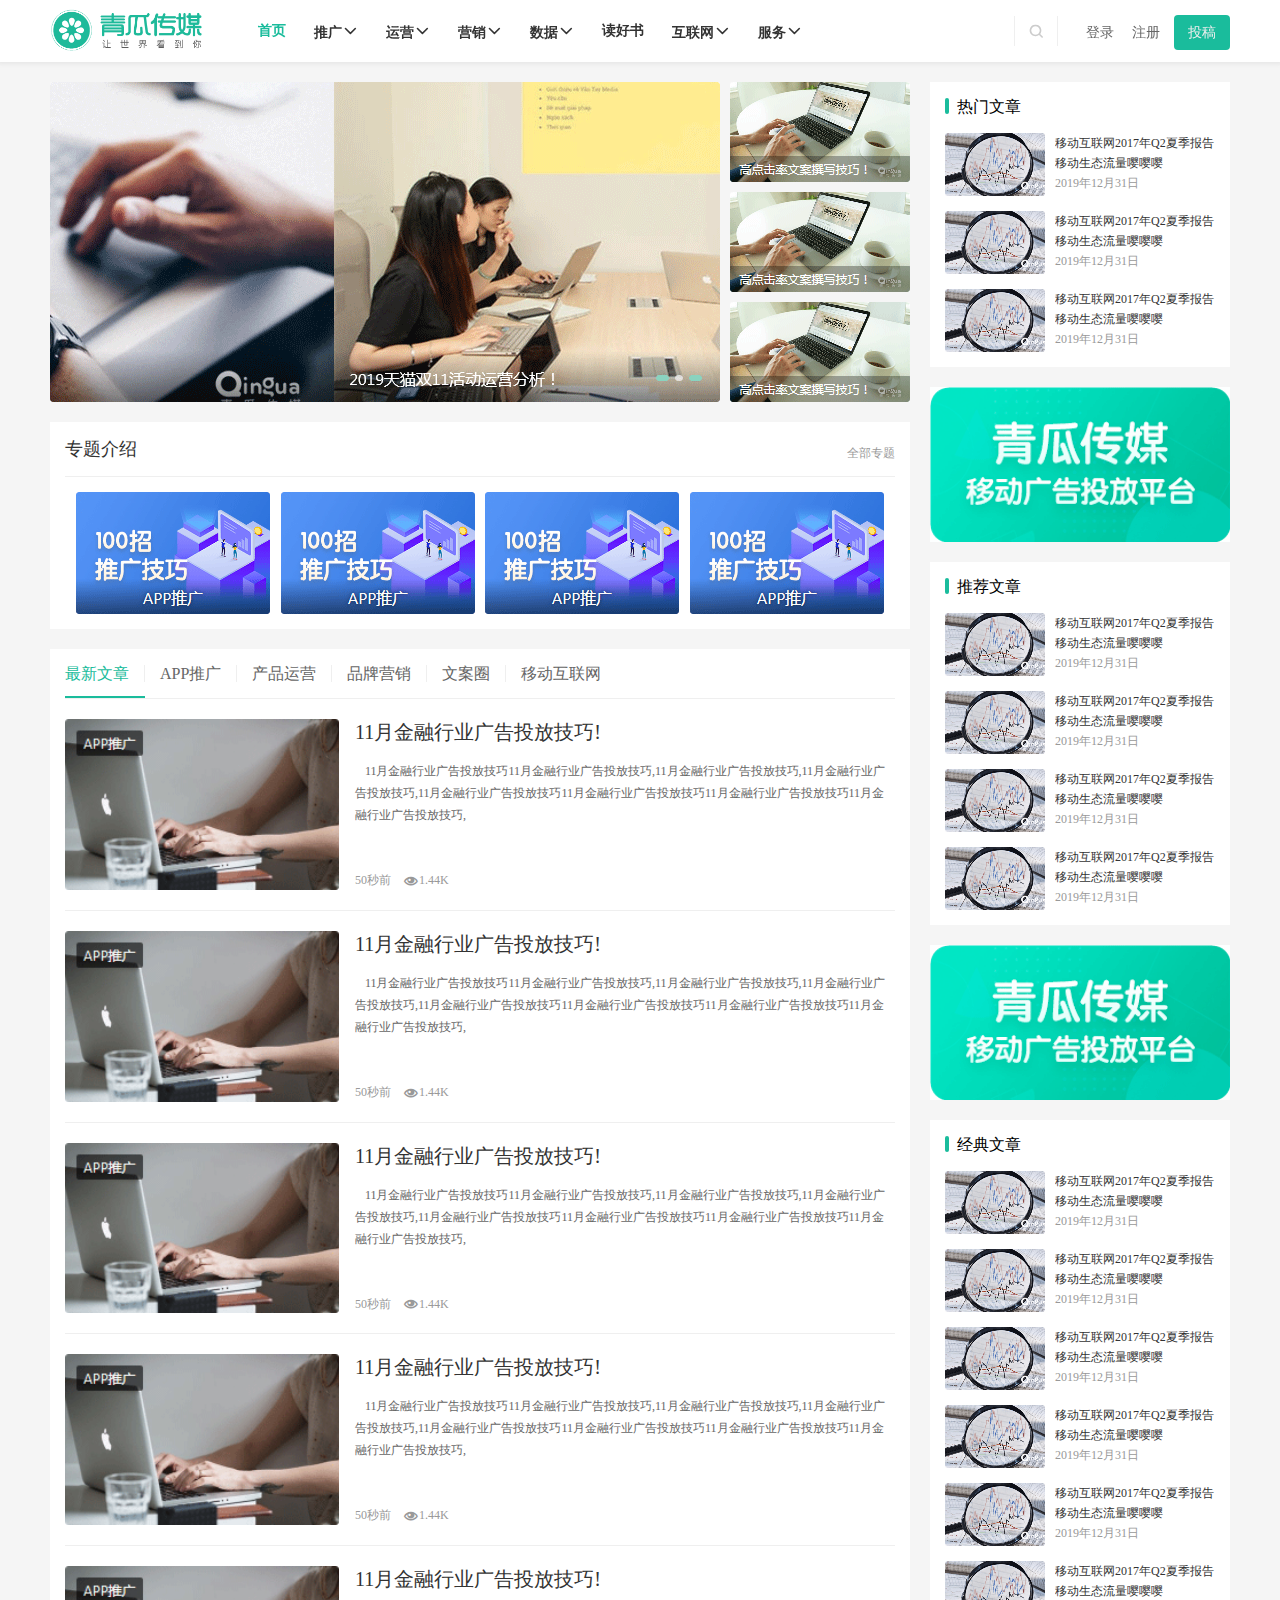
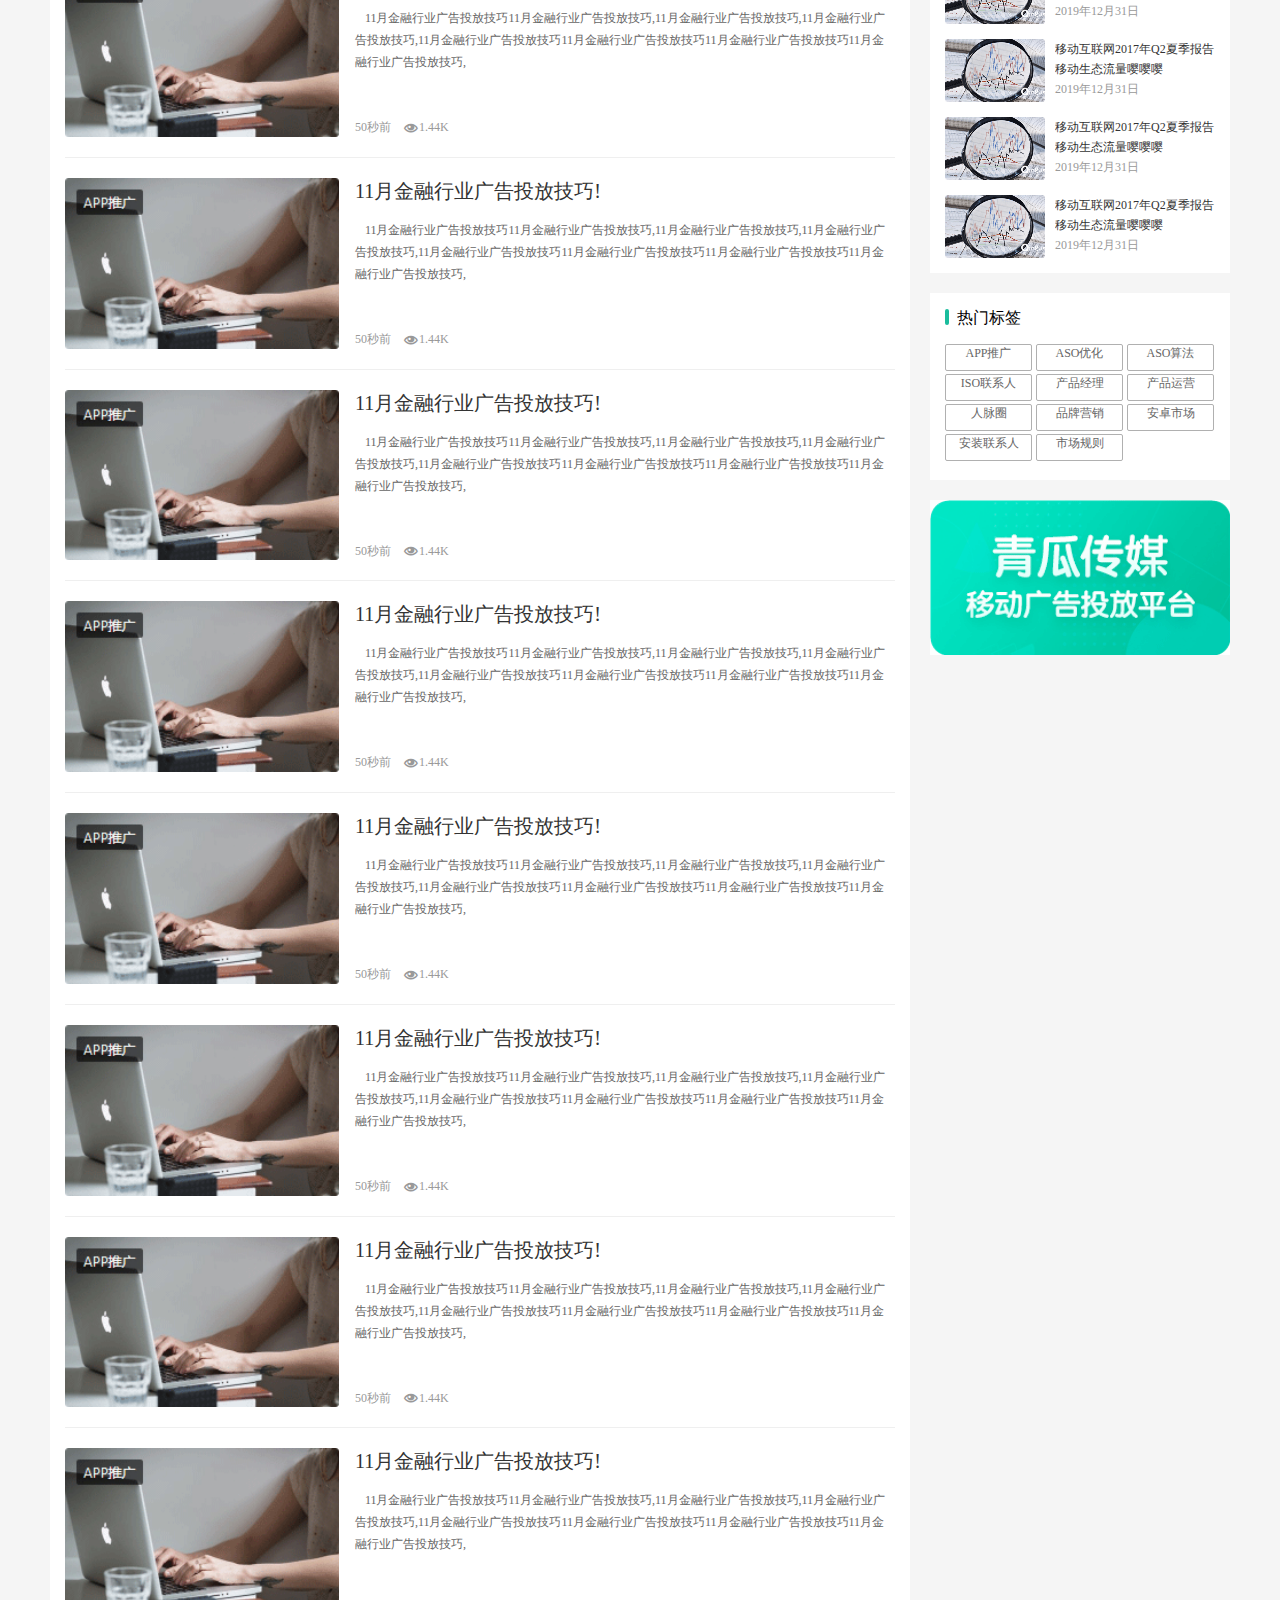
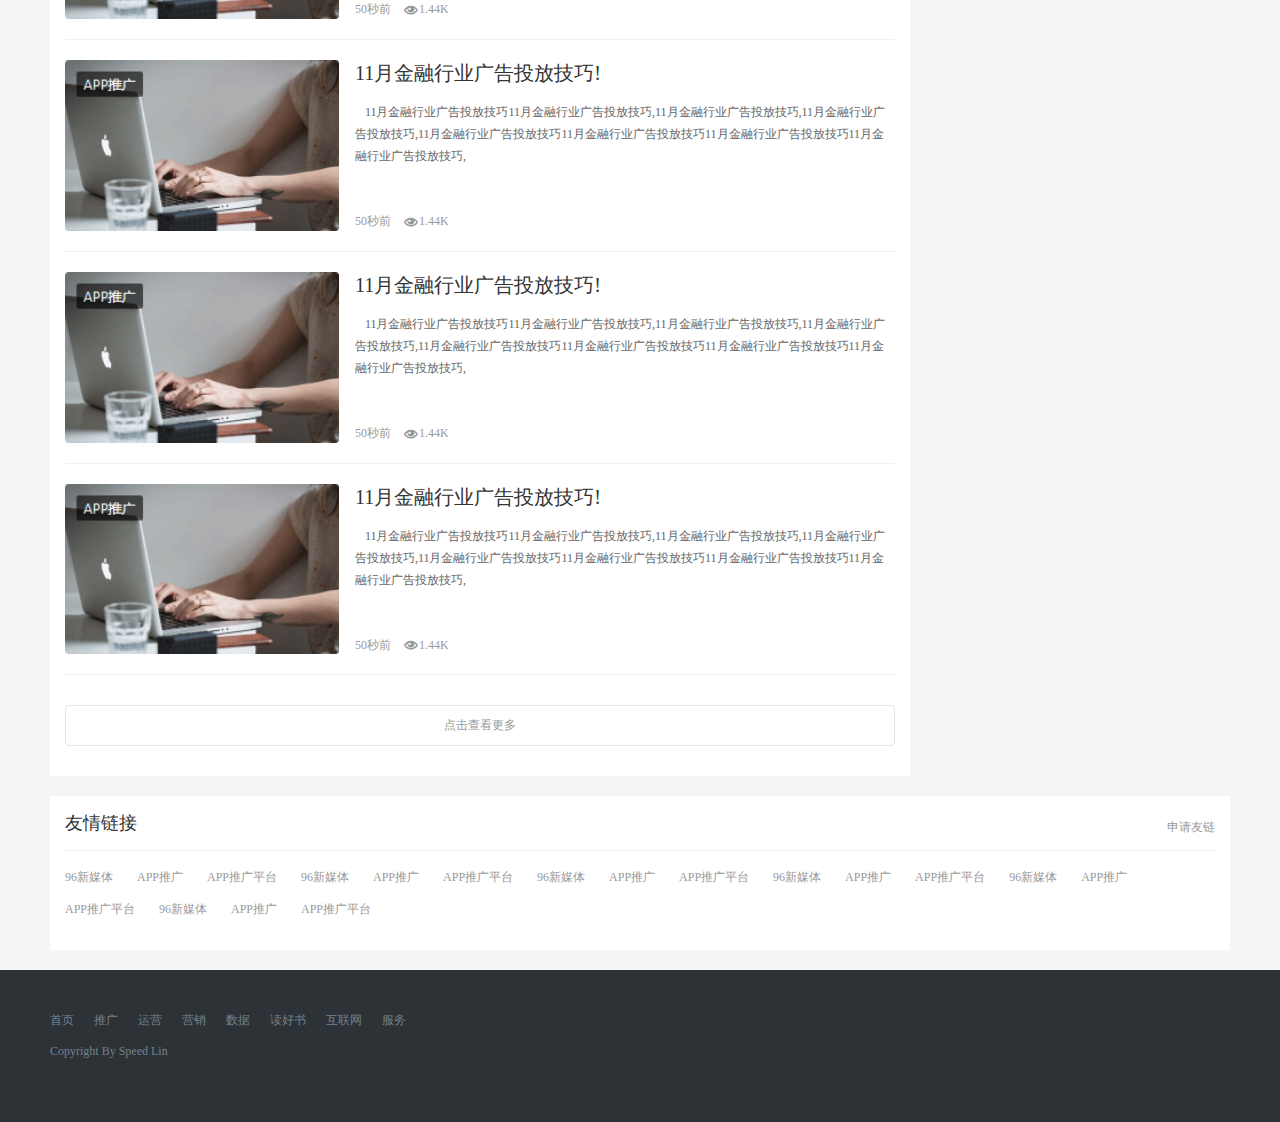
<file: index.html>
<!DOCTYPE html>
<html lang="en">

<head>
    <meta charset="UTF-8">
    <meta name="viewport" content="width=device-width, initial-scale=1.0">
    <meta http-equiv="X-UA-Compatible" content="ie=edge">
    <link rel="stylesheet" href="css/base.css">
    <link rel="stylesheet" href="iconfont/iconfont.css">
    <link rel="stylesheet" href="css/style.css">
    <title>Document</title>
</head>

<body>
    <header id="headerAll">
        <section class="clear_fix">
            <h1>
                <a href="">
                    <img src="images/logo.png" alt="">
                </a>
            </h1>
            <nav>
                <li class="active"><a href="">首页</a></li>
                <li><a href="">推广<i class="iconfont icon-up"></i></a></li>
                <li><a href="">运营<i class="iconfont icon-up"></i></a></li>
                <li><a href="">营销<i class="iconfont icon-up"></i></a></li>
                <li><a href="">数据<i class="iconfont icon-up"></i></a></li>
                <li><a href="">读好书</a></li>
                <li><a href="">互联网<i class="iconfont icon-up"></i></a></li>
                <li><a href="">服务<i class="iconfont icon-up"></i></a></li>
            </nav>
            <aside>
                <div><i class="iconfont icon-sousuo"></i></div>
                <a href="">登录</a>
                <a href="">注册</a>
                <a href="">投稿</a>
            </aside>
            <button><i class="iconfont icon-liebiao isize"></i></button>
        </section>
    </header>
    <main class="main_outside">
        <main class="main_content_top clear_fix"  id="mainTop">
            <main class="main_left">
                <section class="main_left_section1 clear_fix">
                    <div class="banner_max">
                        <img class="banner_pic" src="images/banner.png" alt="">
                    </div>
                    <div class="banner_min">
                        <img src="images/banner_mini.png" alt="">
                        <img src="images/banner_mini.png" alt="">
                        <img src="images/banner_mini.png" alt="">
                    </div>
                </section>
                <section class="main_left_section2">
                    <hgroup class="clear_fix">
                        <h3>专题介绍</h3>
                        <h4>全部专题</h4>
                    </hgroup>
                    <article>
                        <img src="images/jieshao.png" alt="">
                        <img src="images/jieshao.png" alt="">
                        <img src="images/jieshao.png" alt="">
                        <img src="images/jieshao.png" alt="">
                    </article>
                </section>
                <section  class="main_left_section3">
                    <nav>
                        <li><a href="">最新文章</a></li>
                        <li><a href="">APP推广</a></li>
                        <li><a href="">产品运营</a></li>
                        <li><a href="">品牌营销</a></li>
                        <li><a href="">文案圈</a></li>
                        <li><a href="">移动互联网</a></li>
                    </nav>
                    <figure>    
                        <figcaption>
                            <img src="images/art_pic_big.png" alt="">
                        </figcaption>
                        <article>
                            <h4>11月金融行业广告投放技巧!</h4>
                            <p>11月金融行业广告投放技巧11月金融行业广告投放技巧,11月金融行业广告投放技巧,11月金融行业广告投放技巧,11月金融行业广告投放技巧11月金融行业广告投放技巧11月金融行业广告投放技巧11月金融行业广告投放技巧,</p>
                            <em>
                                <span>50秒前</span>&nbsp;&nbsp;
                                <span>
                                   <i class="iconfont icon-yan"></i>1.44K
                                </span>
                            </em>
                            
                        </article>
                    </figure>
                    <figure>    
                        <figcaption>
                            <img src="images/art_pic_big.png" alt="">
                        </figcaption>
                        <article>
                            <h4>11月金融行业广告投放技巧!</h4>
                            <p>11月金融行业广告投放技巧11月金融行业广告投放技巧,11月金融行业广告投放技巧,11月金融行业广告投放技巧,11月金融行业广告投放技巧11月金融行业广告投放技巧11月金融行业广告投放技巧11月金融行业广告投放技巧,</p>
                            <em>
                                <span>50秒前</span>&nbsp;&nbsp;
                                <span>
                                   <i class="iconfont icon-yan"></i>1.44K
                                </span>
                            </em>
                            
                        </article>
                    </figure>
                    <figure>    
                        <figcaption>
                            <img src="images/art_pic_big.png" alt="">
                        </figcaption>
                        <article>
                            <h4>11月金融行业广告投放技巧!</h4>
                            <p>11月金融行业广告投放技巧11月金融行业广告投放技巧,11月金融行业广告投放技巧,11月金融行业广告投放技巧,11月金融行业广告投放技巧11月金融行业广告投放技巧11月金融行业广告投放技巧11月金融行业广告投放技巧,</p>
                            <em>
                                <span>50秒前</span>&nbsp;&nbsp;
                                <span>
                                   <i class="iconfont icon-yan"></i>1.44K
                                </span>
                            </em>
                            
                        </article>
                    </figure>
                    <figure>    
                        <figcaption>
                            <img src="images/art_pic_big.png" alt="">
                        </figcaption>
                        <article>
                            <h4>11月金融行业广告投放技巧!</h4>
                            <p>11月金融行业广告投放技巧11月金融行业广告投放技巧,11月金融行业广告投放技巧,11月金融行业广告投放技巧,11月金融行业广告投放技巧11月金融行业广告投放技巧11月金融行业广告投放技巧11月金融行业广告投放技巧,</p>
                            <em>
                                <span>50秒前</span>&nbsp;&nbsp;
                                <span>
                                   <i class="iconfont icon-yan"></i>1.44K
                                </span>
                            </em>
                            
                        </article>
                    </figure>
                    <figure>    
                        <figcaption>
                            <img src="images/art_pic_big.png" alt="">
                        </figcaption>
                        <article>
                            <h4>11月金融行业广告投放技巧!</h4>
                            <p>11月金融行业广告投放技巧11月金融行业广告投放技巧,11月金融行业广告投放技巧,11月金融行业广告投放技巧,11月金融行业广告投放技巧11月金融行业广告投放技巧11月金融行业广告投放技巧11月金融行业广告投放技巧,</p>
                            <em>
                                <span>50秒前</span>&nbsp;&nbsp;
                                <span>
                                   <i class="iconfont icon-yan"></i>1.44K
                                </span>
                            </em>
                            
                        </article>
                    </figure>
                    <figure>    
                        <figcaption>
                            <img src="images/art_pic_big.png" alt="">
                        </figcaption>
                        <article>
                            <h4>11月金融行业广告投放技巧!</h4>
                            <p>11月金融行业广告投放技巧11月金融行业广告投放技巧,11月金融行业广告投放技巧,11月金融行业广告投放技巧,11月金融行业广告投放技巧11月金融行业广告投放技巧11月金融行业广告投放技巧11月金融行业广告投放技巧,</p>
                            <em>
                                <span>50秒前</span>&nbsp;&nbsp;
                                <span>
                                   <i class="iconfont icon-yan"></i>1.44K
                                </span>
                            </em>
                            
                        </article>
                    </figure>
                    <figure>    
                        <figcaption>
                            <img src="images/art_pic_big.png" alt="">
                        </figcaption>
                        <article>
                            <h4>11月金融行业广告投放技巧!</h4>
                            <p>11月金融行业广告投放技巧11月金融行业广告投放技巧,11月金融行业广告投放技巧,11月金融行业广告投放技巧,11月金融行业广告投放技巧11月金融行业广告投放技巧11月金融行业广告投放技巧11月金融行业广告投放技巧,</p>
                            <em>
                                <span>50秒前</span>&nbsp;&nbsp;
                                <span>
                                   <i class="iconfont icon-yan"></i>1.44K
                                </span>
                            </em>
                            
                        </article>
                    </figure>
                    <figure>    
                        <figcaption>
                            <img src="images/art_pic_big.png" alt="">
                        </figcaption>
                        <article>
                            <h4>11月金融行业广告投放技巧!</h4>
                            <p>11月金融行业广告投放技巧11月金融行业广告投放技巧,11月金融行业广告投放技巧,11月金融行业广告投放技巧,11月金融行业广告投放技巧11月金融行业广告投放技巧11月金融行业广告投放技巧11月金融行业广告投放技巧,</p>
                            <em>
                                <span>50秒前</span>&nbsp;&nbsp;
                                <span>
                                   <i class="iconfont icon-yan"></i>1.44K
                                </span>
                            </em>
                            
                        </article>
                    </figure>
                    <figure>    
                        <figcaption>
                            <img src="images/art_pic_big.png" alt="">
                        </figcaption>
                        <article>
                            <h4>11月金融行业广告投放技巧!</h4>
                            <p>11月金融行业广告投放技巧11月金融行业广告投放技巧,11月金融行业广告投放技巧,11月金融行业广告投放技巧,11月金融行业广告投放技巧11月金融行业广告投放技巧11月金融行业广告投放技巧11月金融行业广告投放技巧,</p>
                            <em>
                                <span>50秒前</span>&nbsp;&nbsp;
                                <span>
                                   <i class="iconfont icon-yan"></i>1.44K
                                </span>
                            </em>
                            
                        </article>
                    </figure>
                    <figure>    
                        <figcaption>
                            <img src="images/art_pic_big.png" alt="">
                        </figcaption>
                        <article>
                            <h4>11月金融行业广告投放技巧!</h4>
                            <p>11月金融行业广告投放技巧11月金融行业广告投放技巧,11月金融行业广告投放技巧,11月金融行业广告投放技巧,11月金融行业广告投放技巧11月金融行业广告投放技巧11月金融行业广告投放技巧11月金融行业广告投放技巧,</p>
                            <em>
                                <span>50秒前</span>&nbsp;&nbsp;
                                <span>
                                   <i class="iconfont icon-yan"></i>1.44K
                                </span>
                            </em>
                            
                        </article>
                    </figure>
                    <figure>    
                        <figcaption>
                            <img src="images/art_pic_big.png" alt="">
                        </figcaption>
                        <article>
                            <h4>11月金融行业广告投放技巧!</h4>
                            <p>11月金融行业广告投放技巧11月金融行业广告投放技巧,11月金融行业广告投放技巧,11月金融行业广告投放技巧,11月金融行业广告投放技巧11月金融行业广告投放技巧11月金融行业广告投放技巧11月金融行业广告投放技巧,</p>
                            <em>
                                <span>50秒前</span>&nbsp;&nbsp;
                                <span>
                                   <i class="iconfont icon-yan"></i>1.44K
                                </span>
                            </em>
                            
                        </article>
                    </figure>
                    <figure>    
                        <figcaption>
                            <img src="images/art_pic_big.png" alt="">
                        </figcaption>
                        <article>
                            <h4>11月金融行业广告投放技巧!</h4>
                            <p>11月金融行业广告投放技巧11月金融行业广告投放技巧,11月金融行业广告投放技巧,11月金融行业广告投放技巧,11月金融行业广告投放技巧11月金融行业广告投放技巧11月金融行业广告投放技巧11月金融行业广告投放技巧,</p>
                            <em>
                                <span>50秒前</span>&nbsp;&nbsp;
                                <span>
                                   <i class="iconfont icon-yan"></i>1.44K
                                </span>
                            </em>
                            
                        </article>
                    </figure>
                    <figure>    
                        <figcaption>
                            <img src="images/art_pic_big.png" alt="">
                        </figcaption>
                        <article>
                            <h4>11月金融行业广告投放技巧!</h4>
                            <p>11月金融行业广告投放技巧11月金融行业广告投放技巧,11月金融行业广告投放技巧,11月金融行业广告投放技巧,11月金融行业广告投放技巧11月金融行业广告投放技巧11月金融行业广告投放技巧11月金融行业广告投放技巧,</p>
                            <em>
                                <span>50秒前</span>&nbsp;&nbsp;
                                <span>
                                   <i class="iconfont icon-yan"></i>1.44K
                                </span>
                            </em>
                            
                        </article>
                    </figure>
                    <figure>    
                        <figcaption>
                            <img src="images/art_pic_big.png" alt="">
                        </figcaption>
                        <article>
                            <h4>11月金融行业广告投放技巧!</h4>
                            <p>11月金融行业广告投放技巧11月金融行业广告投放技巧,11月金融行业广告投放技巧,11月金融行业广告投放技巧,11月金融行业广告投放技巧11月金融行业广告投放技巧11月金融行业广告投放技巧11月金融行业广告投放技巧,</p>
                            <em>
                                <span>50秒前</span>&nbsp;&nbsp;
                                <span>
                                   <i class="iconfont icon-yan"></i>1.44K
                                </span>
                            </em>
                            
                        </article>
                    </figure>
                    <figure>    
                        <figcaption>
                            <img src="images/art_pic_big.png" alt="">
                        </figcaption>
                        <article>
                            <h4>11月金融行业广告投放技巧!</h4>
                            <p>11月金融行业广告投放技巧11月金融行业广告投放技巧,11月金融行业广告投放技巧,11月金融行业广告投放技巧,11月金融行业广告投放技巧11月金融行业广告投放技巧11月金融行业广告投放技巧11月金融行业广告投放技巧,</p>
                            <em>
                                <span>50秒前</span>&nbsp;&nbsp;
                                <span>
                                   <i class="iconfont icon-yan"></i>1.44K
                                </span>
                            </em>
                            
                        </article>
                    </figure>
                    <button>
                        点击查看更多
                    </button>
                </section>
            </main>
            <main class="main_right" id="right_to_bottom">
                <section class="main_right_section1">
                    <h4><span></span>热门文章</h4>
                    <figure>
                        <figcaption>
                            <img src="images/art_pic.png" alt="">
                        </figcaption>
                        <article>
                            <p>移动互联网2017年Q2夏季报告移动生态流量嘤嘤嘤</p>
                            <span>2019年12月31日</span>
                        </article>
                    </figure>
                    <figure>
                        <figcaption>
                            <img src="images/art_pic.png" alt="">
                        </figcaption>
                        <article>
                            <p>移动互联网2017年Q2夏季报告移动生态流量嘤嘤嘤</p>
                            <span>2019年12月31日</span>
                        </article>
                    </figure>
                    <figure>
                        <figcaption>
                            <img src="images/art_pic.png" alt="">
                        </figcaption>
                        <article>
                            <p>移动互联网2017年Q2夏季报告移动生态流量嘤嘤嘤</p>
                            <span>2019年12月31日</span>
                        </article>
                    </figure>
                </section>
                <section class="main_right_section2">
                    <img src="images/ad.png" alt="">
                </section>
                <section class="main_right_section1">
                    <h4><span></span>推荐文章</h4>
                    <figure>
                        <figcaption>
                            <img src="images/art_pic.png" alt="">
                        </figcaption>
                        <article>
                            <p>移动互联网2017年Q2夏季报告移动生态流量嘤嘤嘤</p>
                            <span>2019年12月31日</span>
                        </article>
                    </figure>
                    <figure>
                        <figcaption>
                            <img src="images/art_pic.png" alt="">
                        </figcaption>
                        <article>
                            <p>移动互联网2017年Q2夏季报告移动生态流量嘤嘤嘤</p>
                            <span>2019年12月31日</span>
                        </article>
                    </figure>
                    <figure>
                        <figcaption>
                            <img src="images/art_pic.png" alt="">
                        </figcaption>
                        <article>
                            <p>移动互联网2017年Q2夏季报告移动生态流量嘤嘤嘤</p>
                            <span>2019年12月31日</span>
                        </article>
                    </figure>
                    <figure>
                        <figcaption>
                            <img src="images/art_pic.png" alt="">
                        </figcaption>
                        <article>
                            <p>移动互联网2017年Q2夏季报告移动生态流量嘤嘤嘤</p>
                            <span>2019年12月31日</span>
                        </article>
                    </figure>
                </section>
                <section class="main_right_section2">
                    <img src="images/ad.png" alt="">
                </section>
                <section class="main_right_section1">
                    <h4><span></span>经典文章</h4>
                    <figure>
                        <figcaption>
                            <img src="images/art_pic.png" alt="">
                        </figcaption>
                        <article>
                            <p>移动互联网2017年Q2夏季报告移动生态流量嘤嘤嘤</p>
                            <span>2019年12月31日</span>
                        </article>
                    </figure>
                    <figure>
                        <figcaption>
                            <img src="images/art_pic.png" alt="">
                        </figcaption>
                        <article>
                            <p>移动互联网2017年Q2夏季报告移动生态流量嘤嘤嘤</p>
                            <span>2019年12月31日</span>
                        </article>
                    </figure>
                    <figure>
                        <figcaption>
                            <img src="images/art_pic.png" alt="">
                        </figcaption>
                        <article>
                            <p>移动互联网2017年Q2夏季报告移动生态流量嘤嘤嘤</p>
                            <span>2019年12月31日</span>
                        </article>
                    </figure>
                    <figure>
                        <figcaption>
                            <img src="images/art_pic.png" alt="">
                        </figcaption>
                        <article>
                            <p>移动互联网2017年Q2夏季报告移动生态流量嘤嘤嘤</p>
                            <span>2019年12月31日</span>
                        </article>
                    </figure>
                    <figure>
                        <figcaption>
                            <img src="images/art_pic.png" alt="">
                        </figcaption>
                        <article>
                            <p>移动互联网2017年Q2夏季报告移动生态流量嘤嘤嘤</p>
                            <span>2019年12月31日</span>
                        </article>
                    </figure>
                    <figure>
                        <figcaption>
                            <img src="images/art_pic.png" alt="">
                        </figcaption>
                        <article>
                            <p>移动互联网2017年Q2夏季报告移动生态流量嘤嘤嘤</p>
                            <span>2019年12月31日</span>
                        </article>
                    </figure>
                    <figure>
                        <figcaption>
                            <img src="images/art_pic.png" alt="">
                        </figcaption>
                        <article>
                            <p>移动互联网2017年Q2夏季报告移动生态流量嘤嘤嘤</p>
                            <span>2019年12月31日</span>
                        </article>
                    </figure>
                    <figure>
                        <figcaption>
                            <img src="images/art_pic.png" alt="">
                        </figcaption>
                        <article>
                            <p>移动互联网2017年Q2夏季报告移动生态流量嘤嘤嘤</p>
                            <span>2019年12月31日</span>
                        </article>
                    </figure>
                    <figure>
                        <figcaption>
                            <img src="images/art_pic.png" alt="">
                        </figcaption>
                        <article>
                            <p>移动互联网2017年Q2夏季报告移动生态流量嘤嘤嘤</p>
                            <span>2019年12月31日</span>
                        </article>
                    </figure>
                </section>
                <section class="main_right_section3">
                    <h4><span></span>热门标签</h4>
                    <article class="clear_fix">
                        <a href="">APP推广</a>
                        <a href="">ASO优化</a>
                        <a href="">ASO算法</a>
                        <a href="">ISO联系人</a>
                        <a href="">产品经理</a>
                        <a href="">产品运营</a>
                        <a href="">人脉圈</a>
                        <a href="">品牌营销</a>
                        <a href="">安卓市场</a>
                        <a href="">安装联系人</a>
                        <a href="">市场规则</a>
                    </article>
                </section>
                <section class="main_right_section2">
                    <img src="images/ad.png" alt="">
                </section>
            </main>
        </main>
        <main class="main_content_bottom">
            <main class="main_content_bottom_main">
                <hgroup class="clear_fix">
                    <h3>友情链接</h3>
                    <h4>申请友链</h4>
                </hgroup>
                <article>
                    <a href="">96新媒体</a>
                    <a href="">APP推广</a>
                    <a href="">APP推广平台</a>
                    <a href="">96新媒体</a>
                    <a href="">APP推广</a>
                    <a href="">APP推广平台</a>
                    <a href="">96新媒体</a>
                    <a href="">APP推广</a>
                    <a href="">APP推广平台</a>
                    <a href="">96新媒体</a>
                    <a href="">APP推广</a>
                    <a href="">APP推广平台</a>
                    <a href="">96新媒体</a>
                    <a href="">APP推广</a>
                    <a href="">APP推广平台</a>
                    <a href="">96新媒体</a>
                    <a href="">APP推广</a>
                    <a href="">APP推广平台</a>
                </article>
            </main>
           
        </main>
    </main>
    <footer class="footer_outside">
        <footer class="footer_content">
            <ul>
                <li>首页</li>
                <li>推广</li>
                <li>运营</li>
                <li>营销</li>
                <li>数据</li>
                <li>读好书</li>
                <li>互联网</li>
                <li>服务</li>
            </ul>
            <p>Copyright By Speed Lin</p>
        </footer>
    </footer>
    <script src="js/index.js"></script>
</body>

</html>
</file>
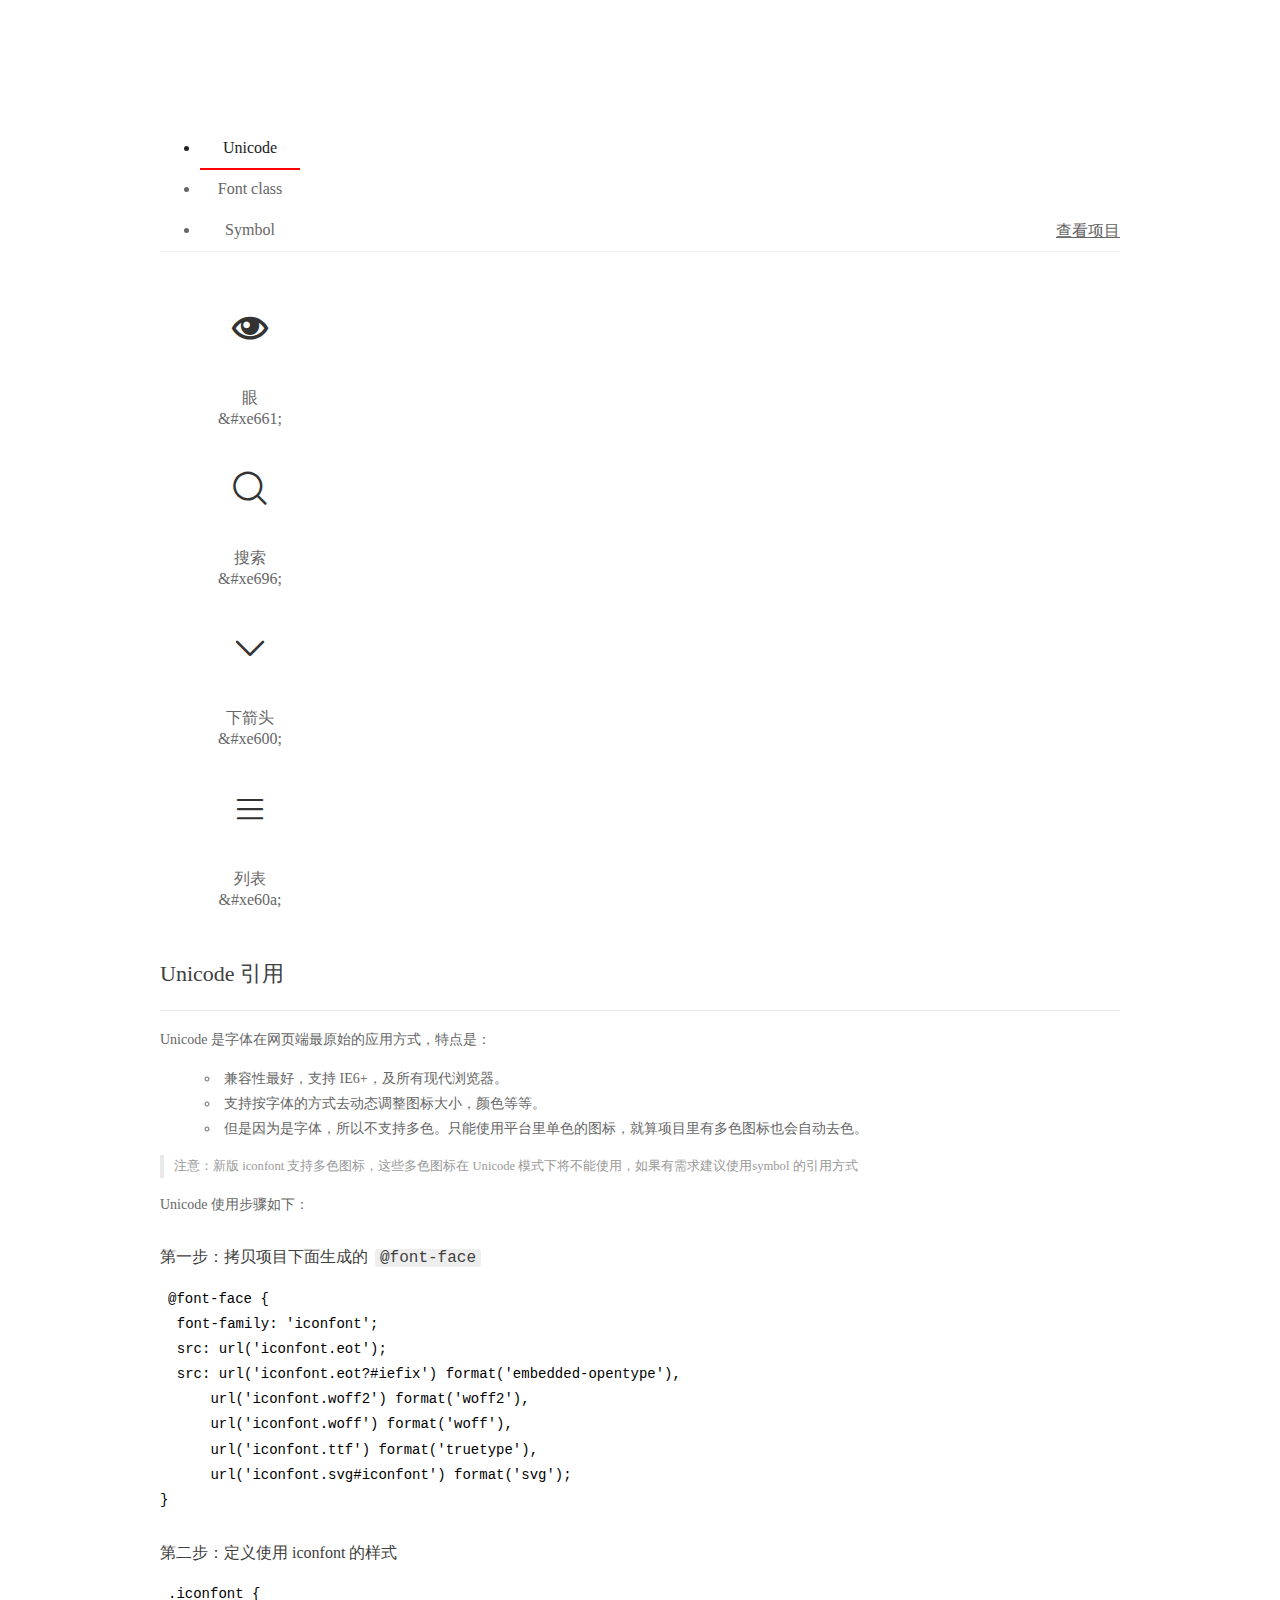
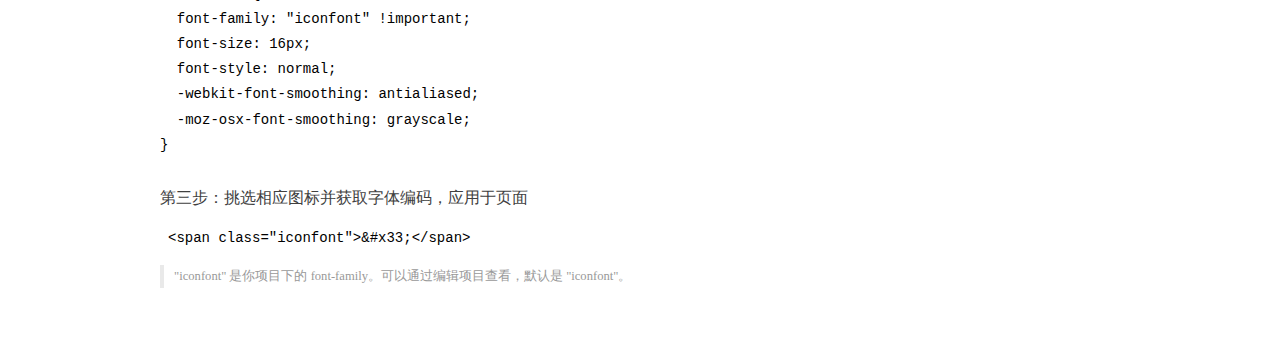
<file: iconfont/demo_index.html>
<!DOCTYPE html>
<html>
<head>
  <meta charset="utf-8"/>
  <title>IconFont Demo</title>
  <link rel="shortcut icon" href="https://gtms04.alicdn.com/tps/i4/TB1_oz6GVXXXXaFXpXXJDFnIXXX-64-64.ico" type="image/x-icon"/>
  <link rel="stylesheet" href="https://g.alicdn.com/thx/cube/1.3.2/cube.min.css">
  <link rel="stylesheet" href="demo.css">
  <link rel="stylesheet" href="iconfont.css">
  <script src="iconfont.js"></script>
  <!-- jQuery -->
  <script src="https://a1.alicdn.com/oss/uploads/2018/12/26/7bfddb60-08e8-11e9-9b04-53e73bb6408b.js"></script>
  <!-- 代码高亮 -->
  <script src="https://a1.alicdn.com/oss/uploads/2018/12/26/a3f714d0-08e6-11e9-8a15-ebf944d7534c.js"></script>
</head>
<body>
  <div class="main">
    <h1 class="logo"><a href="https://www.iconfont.cn/" title="iconfont 首页" target="_blank">&#xe86b;</a></h1>
    <div class="nav-tabs">
      <ul id="tabs" class="dib-box">
        <li class="dib active"><span>Unicode</span></li>
        <li class="dib"><span>Font class</span></li>
        <li class="dib"><span>Symbol</span></li>
      </ul>
      
      <a href="https://www.iconfont.cn/manage/index?manage_type=myprojects&projectId=1588112" target="_blank" class="nav-more">查看项目</a>
      
    </div>
    <div class="tab-container">
      <div class="content unicode" style="display: block;">
          <ul class="icon_lists dib-box">
          
            <li class="dib">
              <span class="icon iconfont">&#xe661;</span>
                <div class="name">眼</div>
                <div class="code-name">&amp;#xe661;</div>
              </li>
          
            <li class="dib">
              <span class="icon iconfont">&#xe696;</span>
                <div class="name">搜索</div>
                <div class="code-name">&amp;#xe696;</div>
              </li>
          
            <li class="dib">
              <span class="icon iconfont">&#xe600;</span>
                <div class="name">下箭头</div>
                <div class="code-name">&amp;#xe600;</div>
              </li>
          
            <li class="dib">
              <span class="icon iconfont">&#xe60a;</span>
                <div class="name">列表</div>
                <div class="code-name">&amp;#xe60a;</div>
              </li>
          
          </ul>
          <div class="article markdown">
          <h2 id="unicode-">Unicode 引用</h2>
          <hr>

          <p>Unicode 是字体在网页端最原始的应用方式，特点是：</p>
          <ul>
            <li>兼容性最好，支持 IE6+，及所有现代浏览器。</li>
            <li>支持按字体的方式去动态调整图标大小，颜色等等。</li>
            <li>但是因为是字体，所以不支持多色。只能使用平台里单色的图标，就算项目里有多色图标也会自动去色。</li>
          </ul>
          <blockquote>
            <p>注意：新版 iconfont 支持多色图标，这些多色图标在 Unicode 模式下将不能使用，如果有需求建议使用symbol 的引用方式</p>
          </blockquote>
          <p>Unicode 使用步骤如下：</p>
          <h3 id="-font-face">第一步：拷贝项目下面生成的 <code>@font-face</code></h3>
<pre><code class="language-css"
>@font-face {
  font-family: 'iconfont';
  src: url('iconfont.eot');
  src: url('iconfont.eot?#iefix') format('embedded-opentype'),
      url('iconfont.woff2') format('woff2'),
      url('iconfont.woff') format('woff'),
      url('iconfont.ttf') format('truetype'),
      url('iconfont.svg#iconfont') format('svg');
}
</code></pre>
          <h3 id="-iconfont-">第二步：定义使用 iconfont 的样式</h3>
<pre><code class="language-css"
>.iconfont {
  font-family: "iconfont" !important;
  font-size: 16px;
  font-style: normal;
  -webkit-font-smoothing: antialiased;
  -moz-osx-font-smoothing: grayscale;
}
</code></pre>
          <h3 id="-">第三步：挑选相应图标并获取字体编码，应用于页面</h3>
<pre>
<code class="language-html"
>&lt;span class="iconfont"&gt;&amp;#x33;&lt;/span&gt;
</code></pre>
          <blockquote>
            <p>"iconfont" 是你项目下的 font-family。可以通过编辑项目查看，默认是 "iconfont"。</p>
          </blockquote>
          </div>
      </div>
      <div class="content font-class">
        <ul class="icon_lists dib-box">
          
          <li class="dib">
            <span class="icon iconfont icon-yan"></span>
            <div class="name">
              眼
            </div>
            <div class="code-name">.icon-yan
            </div>
          </li>
          
          <li class="dib">
            <span class="icon iconfont icon-sousuo"></span>
            <div class="name">
              搜索
            </div>
            <div class="code-name">.icon-sousuo
            </div>
          </li>
          
          <li class="dib">
            <span class="icon iconfont icon-up"></span>
            <div class="name">
              下箭头
            </div>
            <div class="code-name">.icon-up
            </div>
          </li>
          
          <li class="dib">
            <span class="icon iconfont icon-liebiao"></span>
            <div class="name">
              列表
            </div>
            <div class="code-name">.icon-liebiao
            </div>
          </li>
          
        </ul>
        <div class="article markdown">
        <h2 id="font-class-">font-class 引用</h2>
        <hr>

        <p>font-class 是 Unicode 使用方式的一种变种，主要是解决 Unicode 书写不直观，语意不明确的问题。</p>
        <p>与 Unicode 使用方式相比，具有如下特点：</p>
        <ul>
          <li>兼容性良好，支持 IE8+，及所有现代浏览器。</li>
          <li>相比于 Unicode 语意明确，书写更直观。可以很容易分辨这个 icon 是什么。</li>
          <li>因为使用 class 来定义图标，所以当要替换图标时，只需要修改 class 里面的 Unicode 引用。</li>
          <li>不过因为本质上还是使用的字体，所以多色图标还是不支持的。</li>
        </ul>
        <p>使用步骤如下：</p>
        <h3 id="-fontclass-">第一步：引入项目下面生成的 fontclass 代码：</h3>
<pre><code class="language-html">&lt;link rel="stylesheet" href="./iconfont.css"&gt;
</code></pre>
        <h3 id="-">第二步：挑选相应图标并获取类名，应用于页面：</h3>
<pre><code class="language-html">&lt;span class="iconfont icon-xxx"&gt;&lt;/span&gt;
</code></pre>
        <blockquote>
          <p>"
            iconfont" 是你项目下的 font-family。可以通过编辑项目查看，默认是 "iconfont"。</p>
        </blockquote>
      </div>
      </div>
      <div class="content symbol">
          <ul class="icon_lists dib-box">
          
            <li class="dib">
                <svg class="icon svg-icon" aria-hidden="true">
                  <use xlink:href="#icon-yan"></use>
                </svg>
                <div class="name">眼</div>
                <div class="code-name">#icon-yan</div>
            </li>
          
            <li class="dib">
                <svg class="icon svg-icon" aria-hidden="true">
                  <use xlink:href="#icon-sousuo"></use>
                </svg>
                <div class="name">搜索</div>
                <div class="code-name">#icon-sousuo</div>
            </li>
          
            <li class="dib">
                <svg class="icon svg-icon" aria-hidden="true">
                  <use xlink:href="#icon-up"></use>
                </svg>
                <div class="name">下箭头</div>
                <div class="code-name">#icon-up</div>
            </li>
          
            <li class="dib">
                <svg class="icon svg-icon" aria-hidden="true">
                  <use xlink:href="#icon-liebiao"></use>
                </svg>
                <div class="name">列表</div>
                <div class="code-name">#icon-liebiao</div>
            </li>
          
          </ul>
          <div class="article markdown">
          <h2 id="symbol-">Symbol 引用</h2>
          <hr>

          <p>这是一种全新的使用方式，应该说这才是未来的主流，也是平台目前推荐的用法。相关介绍可以参考这篇<a href="">文章</a>
            这种用法其实是做了一个 SVG 的集合，与另外两种相比具有如下特点：</p>
          <ul>
            <li>支持多色图标了，不再受单色限制。</li>
            <li>通过一些技巧，支持像字体那样，通过 <code>font-size</code>, <code>color</code> 来调整样式。</li>
            <li>兼容性较差，支持 IE9+，及现代浏览器。</li>
            <li>浏览器渲染 SVG 的性能一般，还不如 png。</li>
          </ul>
          <p>使用步骤如下：</p>
          <h3 id="-symbol-">第一步：引入项目下面生成的 symbol 代码：</h3>
<pre><code class="language-html">&lt;script src="./iconfont.js"&gt;&lt;/script&gt;
</code></pre>
          <h3 id="-css-">第二步：加入通用 CSS 代码（引入一次就行）：</h3>
<pre><code class="language-html">&lt;style&gt;
.icon {
  width: 1em;
  height: 1em;
  vertical-align: -0.15em;
  fill: currentColor;
  overflow: hidden;
}
&lt;/style&gt;
</code></pre>
          <h3 id="-">第三步：挑选相应图标并获取类名，应用于页面：</h3>
<pre><code class="language-html">&lt;svg class="icon" aria-hidden="true"&gt;
  &lt;use xlink:href="#icon-xxx"&gt;&lt;/use&gt;
&lt;/svg&gt;
</code></pre>
          </div>
      </div>

    </div>
  </div>
  <script>
  $(document).ready(function () {
      $('.tab-container .content:first').show()

      $('#tabs li').click(function (e) {
        var tabContent = $('.tab-container .content')
        var index = $(this).index()

        if ($(this).hasClass('active')) {
          return
        } else {
          $('#tabs li').removeClass('active')
          $(this).addClass('active')

          tabContent.hide().eq(index).fadeIn()
        }
      })
    })
  </script>
</body>
</html>
</file>
<file: css/base.css>
﻿@charset "utf-8";
a,
a:hover {
    color: #333;
    text-decoration: none
}
article,
aside,
details,
figcaption,
figure,
footer,
header,
hgroup,
img,
menu,
nav,
section {
    display: block
}
/* img{
    width: 100%;
    height: 100%;
} */
a,
article,
aside,
body,
button,
dd,
details,
div,
dl,
dt,
figcaption,
figure,
footer,
form,
h1,
h2,
h3,
h4,
h5,
h6,
header,
hgroup,
img,
input,
li,
menu,
nav,
ol,
p,
section,
select,
table,
tbody,
td,
textarea,
th,
tr,
ul {
    margin: 0;
    padding: 0;
    border: none
}
body,
html {
    width: 100%;
}
em,
i {
    font-style: normal
}
.clear_fix:after {
    content: "";
    display: block;
    overflow: hidden;
    visibility: hidden;
    height: 0;
    clear: both
}
li,
ol,
ul {
    list-style: none
}
</file>
<file: iconfont/iconfont.css>
@font-face {font-family: "iconfont";
  src: url('iconfont.eot?t=1578316320712'); /* IE9 */
  src: url('iconfont.eot?t=1578316320712#iefix') format('embedded-opentype'), /* IE6-IE8 */
  url('[data-uri]') format('woff2'),
  url('iconfont.woff?t=1578316320712') format('woff'),
  url('iconfont.ttf?t=1578316320712') format('truetype'), /* chrome, firefox, opera, Safari, Android, iOS 4.2+ */
  url('iconfont.svg?t=1578316320712#iconfont') format('svg'); /* iOS 4.1- */
}

.iconfont {
  font-family: "iconfont" !important;
  font-size: 16px;
  font-style: normal;
  -webkit-font-smoothing: antialiased;
  -moz-osx-font-smoothing: grayscale;
}

.icon-yan:before {
  content: "\e661";
}

.icon-sousuo:before {
  content: "\e696";
}

.icon-up:before {
  content: "\e600";
}

.icon-liebiao:before {
  content: "\e60a";
}
</file>
<file: css/style.css>
body {
  padding-top: 62px;
}

header {
  width: 100%;
  height: 62px;
  background: #fff;
  box-shadow: 0 0 4px 2px #e6e6e6;
  position: fixed;
  top: 0;
  z-index: 999;
  transition: 0.3s;
}

header section {
  width: 1180px;
  margin: 0 auto;
}

header section h1 {
  float: left;
  transition: 0.3s;
}

header section nav {
  float: left;
  height: 100%;
  margin-left: 40px;
}

header section nav li {
  float: left;
  font-weight: bold;
  height: 100%;
}

header section nav li a {
  padding: 0 14px;
  display: block;
  height: 62px;
  line-height: 62px;
  color: #333333;
  font-size: 14px;
}

header section nav .active a {
  color: #1abc9c;
}

header section aside {
  float: right;
}

header section aside div {
  display: inline-block;
  width: 42px;
  height: 30px;
  border-left: 1px solid #efefef;
  border-right: 1px solid #efefef;
  margin-top: 16px;
  text-align: center;
  line-height: 30px;
}

header section aside div i {
  color: #cccccc;
  font-weight: bold;
}

header section aside a {
  font-size: 14px;
  color: #666666;
}

header section aside a:nth-child(2) {
  margin-left: 24px;
}

header section aside a:nth-child(3) {
  margin-left: 14px;
}

header section aside a:last-child {
  color: #eee;
  padding: 10px 14px;
  background: #1abc9c;
  border-radius: 4px;
  margin-left: 10px;
}

header section button {
  display: none;
}

.main_outside {
  width: 100%;
  background: #f5f5f5;
  padding-top: 20px;
  padding-bottom: 20px;
}

.main_outside .main_content_top {
  width: 1180px;
  margin: 0 auto;
}

.main_outside .main_content_top .main_left {
  width: 860px;
  float: left;
  margin-right: 20px;
  margin-bottom: 20px;
  transition: 0.3s ease-out;
}

.main_outside .main_content_top .main_left .main_left_section1 .banner_max {
  margin-right: 10px;
  float: left;
  transition: 0.3s;
}

.main_outside .main_content_top .main_left .main_left_section1 .banner_min {
  float: left;
  transition: 0.3s;
}

.main_outside .main_content_top .main_left .main_left_section1 .banner_min img {
  margin-bottom: 10px;
}

.main_outside .main_content_top .main_left .main_left_section1 .banner_min img:last-child {
  margin-bottom: 0;
}

.main_outside .main_content_top .main_left .main_left_section2 {
  background: #fff;
  padding: 15px;
  box-sizing: border-box;
  width: 100%;
  margin-top: 20px;
}

.main_outside .main_content_top .main_left .main_left_section2 hgroup {
  border-bottom: 1px solid #efefef;
}

.main_outside .main_content_top .main_left .main_left_section2 hgroup h3 {
  font-size: 18px;
  color: #333;
  font-weight: normal;
  float: left;
  padding-bottom: 15px;
}

.main_outside .main_content_top .main_left .main_left_section2 hgroup h4 {
  font-size: 12px;
  color: #999999;
  float: right;
  font-weight: normal;
  padding-top: 8px;
}

.main_outside .main_content_top .main_left .main_left_section2 article {
  padding-top: 15px;
  display: flex;
  justify-content: space-evenly;
}

.main_outside .main_content_top .main_left .main_left_section3 {
  margin-top: 20px;
  background: #fff;
  padding: 0 15px;
}

.main_outside .main_content_top .main_left .main_left_section3 nav {
  height: 50px;
  box-sizing: border-box;
  border-bottom: 1px solid #efefef;
  display: flex;
}

.main_outside .main_content_top .main_left .main_left_section3 nav li {
  float: left;
  height: 100%;
  box-sizing: border-box;
}

.main_outside .main_content_top .main_left .main_left_section3 nav li a {
  line-height: 50px;
  padding: 0 15px;
  color: #666666;
  border-right: 1px solid #efefef;
}

.main_outside .main_content_top .main_left .main_left_section3 nav li:first-child {
  padding-left: 0;
  border-bottom: 2px solid #1abc9c;
}

.main_outside .main_content_top .main_left .main_left_section3 nav li:first-child a {
  color: #1abc9c;
  padding-left: 0;
}

.main_outside .main_content_top .main_left .main_left_section3 nav li:last-child a {
  border-right: 0;
}

.main_outside .main_content_top .main_left .main_left_section3 figure {
  padding: 20px 0;
  display: flex;
  border-bottom: 1px solid #efefef;
}

.main_outside .main_content_top .main_left .main_left_section3 figure figcaption {
  margin-right: 16px;
  width: 33%;
}

.main_outside .main_content_top .main_left .main_left_section3 figure figcaption img {
  width: 100%;
}

.main_outside .main_content_top .main_left .main_left_section3 figure article {
  flex: 1;
  position: relative;
}

.main_outside .main_content_top .main_left .main_left_section3 figure article h4 {
  font-weight: normal;
  font-size: 20px;
  color: #333333;
  margin-bottom: 14px;
}

.main_outside .main_content_top .main_left .main_left_section3 figure article p {
  line-height: 22px;
  font-size: 12px;
  color: #666666;
  text-indent: 10px;
}

.main_outside .main_content_top .main_left .main_left_section3 figure article em {
  position: absolute;
  left: 0;
  bottom: 0;
}

.main_outside .main_content_top .main_left .main_left_section3 figure article em span {
  font-size: 12px;
  color: #999999;
}

.main_outside .main_content_top .main_left .main_left_section3 figure article em span i {
  display: inline-block;
  vertical-align: middle;
}

.main_outside .main_content_top .main_left .main_left_section3 button {
  font-size: 12px;
  height: 41px;
  width: 100%;
  box-sizing: border-box;
  border: 1px solid #e5e5e5;
  line-height: 39px;
  text-align: center;
  border-radius: 4px;
  background: #fff;
  margin: 30px 0;
  color: #999999;
  cursor: pointer;
}

.main_outside .main_content_top .main_right {
  width: 300px;
  float: right;
  box-sizing: border-box;
}

.main_outside .main_content_top .main_right .main_right_section1 {
  padding: 0 15px;
  background: #fff;
}

.main_outside .main_content_top .main_right .main_right_section1 h4 {
  padding: 15px 0;
  font-weight: normal;
}

.main_outside .main_content_top .main_right .main_right_section1 h4 span {
  width: 4px;
  height: 16px;
  border-radius: 2px;
  display: inline-block;
  vertical-align: middle;
  background: #1abc9c;
  margin-top: -4px;
  margin-right: 8px;
}

.main_outside .main_content_top .main_right .main_right_section1 figure {
  padding-bottom: 15px;
  display: flex;
}

.main_outside .main_content_top .main_right .main_right_section1 figure figcaption {
  margin-right: 10px;
}

.main_outside .main_content_top .main_right .main_right_section1 figure article p {
  display: -webkit-box;
  -webkit-box-orient: vertical;
  -webkit-line-clamp: 2;
  overflow: hidden;
  text-overflow: ellipsis;
  line-height: 20px;
  color: #333333;
  font-size: 12px;
}

.main_outside .main_content_top .main_right .main_right_section1 figure article span {
  margin-top: 12px;
  color: #999999;
  font-size: 12px;
}

.main_outside .main_content_top .main_right .main_right_section2 {
  margin-top: 20px;
  margin-bottom: 20px;
}

.main_outside .main_content_top .main_right .main_right_section3 {
  background: #fff;
  margin-top: 20px;
}

.main_outside .main_content_top .main_right .main_right_section3 h4 {
  padding: 15px;
  font-weight: normal;
}

.main_outside .main_content_top .main_right .main_right_section3 h4 span {
  width: 4px;
  height: 16px;
  border-radius: 2px;
  display: inline-block;
  vertical-align: middle;
  background: #1abc9c;
  margin-top: -4px;
  margin-right: 8px;
}

.main_outside .main_content_top .main_right .main_right_section3 article {
  padding: 0 15px;
  padding-bottom: 16px;
}

.main_outside .main_content_top .main_right .main_right_section3 article a {
  width: 85px;
  height: 25px;
  border: 1px solid #b0b0b0;
  border-radius: 2px;
  margin-right: 4px;
  float: left;
  color: #666666;
  font-size: 12px;
  text-align: center;
  margin-bottom: 3px;
}

.main_outside .main_content_top .main_right .main_right_section3 article a:nth-child(3n) {
  margin-right: 0;
}

.main_outside .main_content_bottom {
  width: 100%;
  padding-bottom: 0;
}

.main_outside .main_content_bottom .main_content_bottom_main {
  width: 1180px;
  margin: 0 auto;
  background: #fff;
  padding: 15px;
  box-sizing: border-box;
}

.main_outside .main_content_bottom .main_content_bottom_main hgroup {
  border-bottom: 1px solid #efefef;
}

.main_outside .main_content_bottom .main_content_bottom_main hgroup h3 {
  font-size: 18px;
  color: #333;
  font-weight: normal;
  float: left;
  padding-bottom: 15px;
}

.main_outside .main_content_bottom .main_content_bottom_main hgroup h4 {
  font-size: 12px;
  color: #999999;
  float: right;
  font-weight: normal;
  padding-top: 8px;
}

.main_outside .main_content_bottom .main_content_bottom_main article {
  padding: 10px 0;
}

.main_outside .main_content_bottom .main_content_bottom_main article a {
  display: inline-block;
  font-size: 12px;
  color: #999999;
  margin-right: 20px;
  line-height: 32px;
}

.footer_outside {
  background: #2d3237;
  height: 152px;
  width: 100%;
}

.footer_outside .footer_content {
  width: 1180px;
  margin: 0 auto;
}

.footer_outside .footer_content ul {
  padding-top: 42px;
  padding-bottom: 32px;
}

.footer_outside .footer_content ul li {
  float: left;
  font-size: 12px;
  color: #76818c;
  margin-right: 20px;
}

.footer_outside .footer_content p {
  font-size: 12px;
  color: #76818c;
}

@media screen and (min-width: 991px) and (max-width: 1219px) {
  header section {
    width: 960px;
  }
  header section nav li a {
    padding: 0 10px;
  }
  .main_outside .main_content_top {
    width: 960px;
    margin: 0 auto;
  }
  .main_outside .main_content_top .main_left {
    width: 690px;
  }
  .main_outside .main_content_top .main_left .main_left_section1 .banner_max {
    width: 100%;
    margin-right: 0;
  }
  .main_outside .main_content_top .main_left .main_left_section1 .banner_max img {
    width: 100%;
  }
  .main_outside .main_content_top .main_left .main_left_section1 .banner_min {
    margin-top: 20px;
    width: 100%;
    display: flex;
    justify-content: space-between;
  }
  .main_outside .main_content_top .main_left .main_left_section1 .banner_min img {
    width: 220px;
    margin-bottom: 0;
  }
  .main_outside .main_content_top .main_left .main_left_section2 article {
    justify-content: space-between;
  }
  .main_outside .main_content_top .main_left .main_left_section2 article img {
    width: 155px;
  }
  .main_outside .main_content_top .main_right {
    width: 250px;
  }
  .main_outside .main_content_top .main_right .main_right_section2 img {
    width: 250px;
  }
  .main_outside .main_content_bottom .main_content_bottom_main {
    width: 960px;
  }
  .footer_outside .footer_content {
    width: 960px;
  }
}

@media screen and (min-width: 768px) and (max-width: 990px) {
  header section {
    width: 100%;
    box-sizing: border-box;
    padding: 0 15px;
  }
  header section nav {
    display: none;
  }
  header section aside {
    display: none;
  }
  header section button {
    display: block;
    float: right;
    margin-top: 14px;
    outline: none;
  }
  header section button .isize {
    font-size: 30px;
    background: transparent;
  }
  .main_outside .main_content_top {
    width: 100%;
  }
  .main_outside .main_content_top .main_left {
    box-sizing: border-box;
    margin-right: 0;
    padding: 0 15px;
    width: 100%;
  }
  .main_outside .main_content_top .main_left .main_left_section1 .banner_max {
    width: 100%;
    margin-right: 0;
  }
  .main_outside .main_content_top .main_left .main_left_section1 .banner_max img {
    width: 100%;
  }
  .main_outside .main_content_top .main_left .main_left_section1 .banner_min {
    margin-top: 20px;
    width: 100%;
    display: flex;
    justify-content: space-between;
  }
  .main_outside .main_content_top .main_left .main_left_section1 .banner_min img {
    width: 32%;
    margin-bottom: 0;
  }
  .main_outside .main_content_top .main_left .main_left_section2 article {
    justify-content: space-between;
    flex-wrap: wrap;
  }
  .main_outside .main_content_top .main_left .main_left_section2 article img {
    margin: 1%;
    width: 48%;
  }
  .main_outside .main_content_top .main_right {
    display: none;
  }
  .main_outside .main_content_bottom {
    padding: 15px;
    box-sizing: border-box;
  }
  .main_outside .main_content_bottom .main_content_bottom_main {
    width: 100%;
    padding: 15px;
    box-sizing: border-box;
  }
  .footer_outside .footer_content {
    width: 100%;
  }
  .footer_outside .footer_content ul {
    display: flex;
    justify-content: center;
  }
  .footer_outside .footer_content p {
    text-align: center;
  }
}

@media screen and (max-width: 767px) {
  body {
    padding-top: 50px;
  }
  header {
    height: 50px;
  }
  header section {
    width: 100%;
    height: 100%;
    box-sizing: border-box;
    padding: 0 15px;
  }
  header section h1 {
    height: 100%;
  }
  header section h1 img {
    height: 100%;
  }
  header section nav {
    display: none;
  }
  header section aside {
    display: none;
  }
  header section button {
    display: block;
    float: right;
    margin-top: 8px;
    outline: none;
  }
  header section button .isize {
    font-size: 30px;
    background: transparent;
  }
  .main_outside .main_content_top {
    width: 100%;
  }
  .main_outside .main_content_top .main_left {
    box-sizing: border-box;
    margin-right: 0;
    padding: 0 15px;
    width: 100%;
  }
  .main_outside .main_content_top .main_left .main_left_section1 .banner_max {
    width: 100%;
    margin-right: 0;
  }
  .main_outside .main_content_top .main_left .main_left_section1 .banner_max img {
    width: 100%;
  }
  .main_outside .main_content_top .main_left .main_left_section1 .banner_min {
    display: none;
  }
  .main_outside .main_content_top .main_left .main_left_section2 article {
    justify-content: space-between;
    flex-wrap: wrap;
  }
  .main_outside .main_content_top .main_left .main_left_section2 article img {
    margin: 1%;
    width: 48%;
  }
  .main_outside .main_content_top .main_left .main_left_section3 nav {
    display: flex;
    overflow: hidden;
  }
  .main_outside .main_content_top .main_left .main_left_section3 nav li {
    flex-shrink: 0;
  }
  .main_outside .main_content_top .main_left .main_left_section3 figure article h4 {
    overflow: hidden;
    text-overflow: ellipsis;
    display: -webkit-box;
    -webkit-line-clamp: 2;
    -webkit-box-orient: vertical;
  }
  .main_outside .main_content_top .main_left .main_left_section3 figure article p {
    display: none;
  }
  .main_outside .main_content_top .main_left .main_left_section3 figure article em {
    width: 100%;
    display: flex;
    justify-content: space-between;
  }
  .main_outside .main_content_top .main_right {
    display: none;
  }
  .main_outside .main_content_bottom {
    display: none;
  }
  .footer_outside {
    height: 63px;
    padding: 20px 0;
  }
  .footer_outside .footer_content {
    width: 100%;
    height: 100%;
    display: flex;
    justify-content: center;
    align-items: center;
  }
  .footer_outside .footer_content ul {
    display: none;
  }
}
</file>
<file: iconfont/demo.css>
/* Logo 字体 */
@font-face {
  font-family: "iconfont logo";
  src: url('https://at.alicdn.com/t/font_985780_km7mi63cihi.eot?t=1545807318834');
  src: url('https://at.alicdn.com/t/font_985780_km7mi63cihi.eot?t=1545807318834#iefix') format('embedded-opentype'),
    url('https://at.alicdn.com/t/font_985780_km7mi63cihi.woff?t=1545807318834') format('woff'),
    url('https://at.alicdn.com/t/font_985780_km7mi63cihi.ttf?t=1545807318834') format('truetype'),
    url('https://at.alicdn.com/t/font_985780_km7mi63cihi.svg?t=1545807318834#iconfont') format('svg');
}

.logo {
  font-family: "iconfont logo";
  font-size: 160px;
  font-style: normal;
  -webkit-font-smoothing: antialiased;
  -moz-osx-font-smoothing: grayscale;
}

/* tabs */
.nav-tabs {
  position: relative;
}

.nav-tabs .nav-more {
  position: absolute;
  right: 0;
  bottom: 0;
  height: 42px;
  line-height: 42px;
  color: #666;
}

#tabs {
  border-bottom: 1px solid #eee;
}

#tabs li {
  cursor: pointer;
  width: 100px;
  height: 40px;
  line-height: 40px;
  text-align: center;
  font-size: 16px;
  border-bottom: 2px solid transparent;
  position: relative;
  z-index: 1;
  margin-bottom: -1px;
  color: #666;
}


#tabs .active {
  border-bottom-color: #f00;
  color: #222;
}

.tab-container .content {
  display: none;
}

/* 页面布局 */
.main {
  padding: 30px 100px;
  width: 960px;
  margin: 0 auto;
}

.main .logo {
  color: #333;
  text-align: left;
  margin-bottom: 30px;
  line-height: 1;
  height: 110px;
  margin-top: -50px;
  overflow: hidden;
  *zoom: 1;
}

.main .logo a {
  font-size: 160px;
  color: #333;
}

.helps {
  margin-top: 40px;
}

.helps pre {
  padding: 20px;
  margin: 10px 0;
  border: solid 1px #e7e1cd;
  background-color: #fffdef;
  overflow: auto;
}

.icon_lists {
  width: 100% !important;
  overflow: hidden;
  *zoom: 1;
}

.icon_lists li {
  width: 100px;
  margin-bottom: 10px;
  margin-right: 20px;
  text-align: center;
  list-style: none !important;
  cursor: default;
}

.icon_lists li .code-name {
  line-height: 1.2;
}

.icon_lists .icon {
  display: block;
  height: 100px;
  line-height: 100px;
  font-size: 42px;
  margin: 10px auto;
  color: #333;
  -webkit-transition: font-size 0.25s linear, width 0.25s linear;
  -moz-transition: font-size 0.25s linear, width 0.25s linear;
  transition: font-size 0.25s linear, width 0.25s linear;
}

.icon_lists .icon:hover {
  font-size: 100px;
}

.icon_lists .svg-icon {
  /* 通过设置 font-size 来改变图标大小 */
  width: 1em;
  /* 图标和文字相邻时，垂直对齐 */
  vertical-align: -0.15em;
  /* 通过设置 color 来改变 SVG 的颜色/fill */
  fill: currentColor;
  /* path 和 stroke 溢出 viewBox 部分在 IE 下会显示
      normalize.css 中也包含这行 */
  overflow: hidden;
}

.icon_lists li .name,
.icon_lists li .code-name {
  color: #666;
}

/* markdown 样式 */
.markdown {
  color: #666;
  font-size: 14px;
  line-height: 1.8;
}

.highlight {
  line-height: 1.5;
}

.markdown img {
  vertical-align: middle;
  max-width: 100%;
}

.markdown h1 {
  color: #404040;
  font-weight: 500;
  line-height: 40px;
  margin-bottom: 24px;
}

.markdown h2,
.markdown h3,
.markdown h4,
.markdown h5,
.markdown h6 {
  color: #404040;
  margin: 1.6em 0 0.6em 0;
  font-weight: 500;
  clear: both;
}

.markdown h1 {
  font-size: 28px;
}

.markdown h2 {
  font-size: 22px;
}

.markdown h3 {
  font-size: 16px;
}

.markdown h4 {
  font-size: 14px;
}

.markdown h5 {
  font-size: 12px;
}

.markdown h6 {
  font-size: 12px;
}

.markdown hr {
  height: 1px;
  border: 0;
  background: #e9e9e9;
  margin: 16px 0;
  clear: both;
}

.markdown p {
  margin: 1em 0;
}

.markdown>p,
.markdown>blockquote,
.markdown>.highlight,
.markdown>ol,
.markdown>ul {
  width: 80%;
}

.markdown ul>li {
  list-style: circle;
}

.markdown>ul li,
.markdown blockquote ul>li {
  margin-left: 20px;
  padding-left: 4px;
}

.markdown>ul li p,
.markdown>ol li p {
  margin: 0.6em 0;
}

.markdown ol>li {
  list-style: decimal;
}

.markdown>ol li,
.markdown blockquote ol>li {
  margin-left: 20px;
  padding-left: 4px;
}

.markdown code {
  margin: 0 3px;
  padding: 0 5px;
  background: #eee;
  border-radius: 3px;
}

.markdown strong,
.markdown b {
  font-weight: 600;
}

.markdown>table {
  border-collapse: collapse;
  border-spacing: 0px;
  empty-cells: show;
  border: 1px solid #e9e9e9;
  width: 95%;
  margin-bottom: 24px;
}

.markdown>table th {
  white-space: nowrap;
  color: #333;
  font-weight: 600;
}

.markdown>table th,
.markdown>table td {
  border: 1px solid #e9e9e9;
  padding: 8px 16px;
  text-align: left;
}

.markdown>table th {
  background: #F7F7F7;
}

.markdown blockquote {
  font-size: 90%;
  color: #999;
  border-left: 4px solid #e9e9e9;
  padding-left: 0.8em;
  margin: 1em 0;
}

.markdown blockquote p {
  margin: 0;
}

.markdown .anchor {
  opacity: 0;
  transition: opacity 0.3s ease;
  margin-left: 8px;
}

.markdown .waiting {
  color: #ccc;
}

.markdown h1:hover .anchor,
.markdown h2:hover .anchor,
.markdown h3:hover .anchor,
.markdown h4:hover .anchor,
.markdown h5:hover .anchor,
.markdown h6:hover .anchor {
  opacity: 1;
  display: inline-block;
}

.markdown>br,
.markdown>p>br {
  clear: both;
}


.hljs {
  display: block;
  background: white;
  padding: 0.5em;
  color: #333333;
  overflow-x: auto;
}

.hljs-comment,
.hljs-meta {
  color: #969896;
}

.hljs-string,
.hljs-variable,
.hljs-template-variable,
.hljs-strong,
.hljs-emphasis,
.hljs-quote {
  color: #df5000;
}

.hljs-keyword,
.hljs-selector-tag,
.hljs-type {
  color: #a71d5d;
}

.hljs-literal,
.hljs-symbol,
.hljs-bullet,
.hljs-attribute {
  color: #0086b3;
}

.hljs-section,
.hljs-name {
  color: #63a35c;
}

.hljs-tag {
  color: #333333;
}

.hljs-title,
.hljs-attr,
.hljs-selector-id,
.hljs-selector-class,
.hljs-selector-attr,
.hljs-selector-pseudo {
  color: #795da3;
}

.hljs-addition {
  color: #55a532;
  background-color: #eaffea;
}

.hljs-deletion {
  color: #bd2c00;
  background-color: #ffecec;
}

.hljs-link {
  text-decoration: underline;
}

/* 代码高亮 */
/* PrismJS 1.15.0
https://prismjs.com/download.html#themes=prism&languages=markup+css+clike+javascript */
/**
 * prism.js default theme for JavaScript, CSS and HTML
 * Based on dabblet (http://dabblet.com)
 * @author Lea Verou
 */
code[class*="language-"],
pre[class*="language-"] {
  color: black;
  background: none;
  text-shadow: 0 1px white;
  font-family: Consolas, Monaco, 'Andale Mono', 'Ubuntu Mono', monospace;
  text-align: left;
  white-space: pre;
  word-spacing: normal;
  word-break: normal;
  word-wrap: normal;
  line-height: 1.5;

  -moz-tab-size: 4;
  -o-tab-size: 4;
  tab-size: 4;

  -webkit-hyphens: none;
  -moz-hyphens: none;
  -ms-hyphens: none;
  hyphens: none;
}

pre[class*="language-"]::-moz-selection,
pre[class*="language-"] ::-moz-selection,
code[class*="language-"]::-moz-selection,
code[class*="language-"] ::-moz-selection {
  text-shadow: none;
  background: #b3d4fc;
}

pre[class*="language-"]::selection,
pre[class*="language-"] ::selection,
code[class*="language-"]::selection,
code[class*="language-"] ::selection {
  text-shadow: none;
  background: #b3d4fc;
}

@media print {

  code[class*="language-"],
  pre[class*="language-"] {
    text-shadow: none;
  }
}

/* Code blocks */
pre[class*="language-"] {
  padding: 1em;
  margin: .5em 0;
  overflow: auto;
}

:not(pre)>code[class*="language-"],
pre[class*="language-"] {
  background: #f5f2f0;
}

/* Inline code */
:not(pre)>code[class*="language-"] {
  padding: .1em;
  border-radius: .3em;
  white-space: normal;
}

.token.comment,
.token.prolog,
.token.doctype,
.token.cdata {
  color: slategray;
}

.token.punctuation {
  color: #999;
}

.namespace {
  opacity: .7;
}

.token.property,
.token.tag,
.token.boolean,
.token.number,
.token.constant,
.token.symbol,
.token.deleted {
  color: #905;
}

.token.selector,
.token.attr-name,
.token.string,
.token.char,
.token.builtin,
.token.inserted {
  color: #690;
}

.token.operator,
.token.entity,
.token.url,
.language-css .token.string,
.style .token.string {
  color: #9a6e3a;
  background: hsla(0, 0%, 100%, .5);
}

.token.atrule,
.token.attr-value,
.token.keyword {
  color: #07a;
}

.token.function,
.token.class-name {
  color: #DD4A68;
}

.token.regex,
.token.important,
.token.variable {
  color: #e90;
}

.token.important,
.token.bold {
  font-weight: bold;
}

.token.italic {
  font-style: italic;
}

.token.entity {
  cursor: help;
}
</file>
